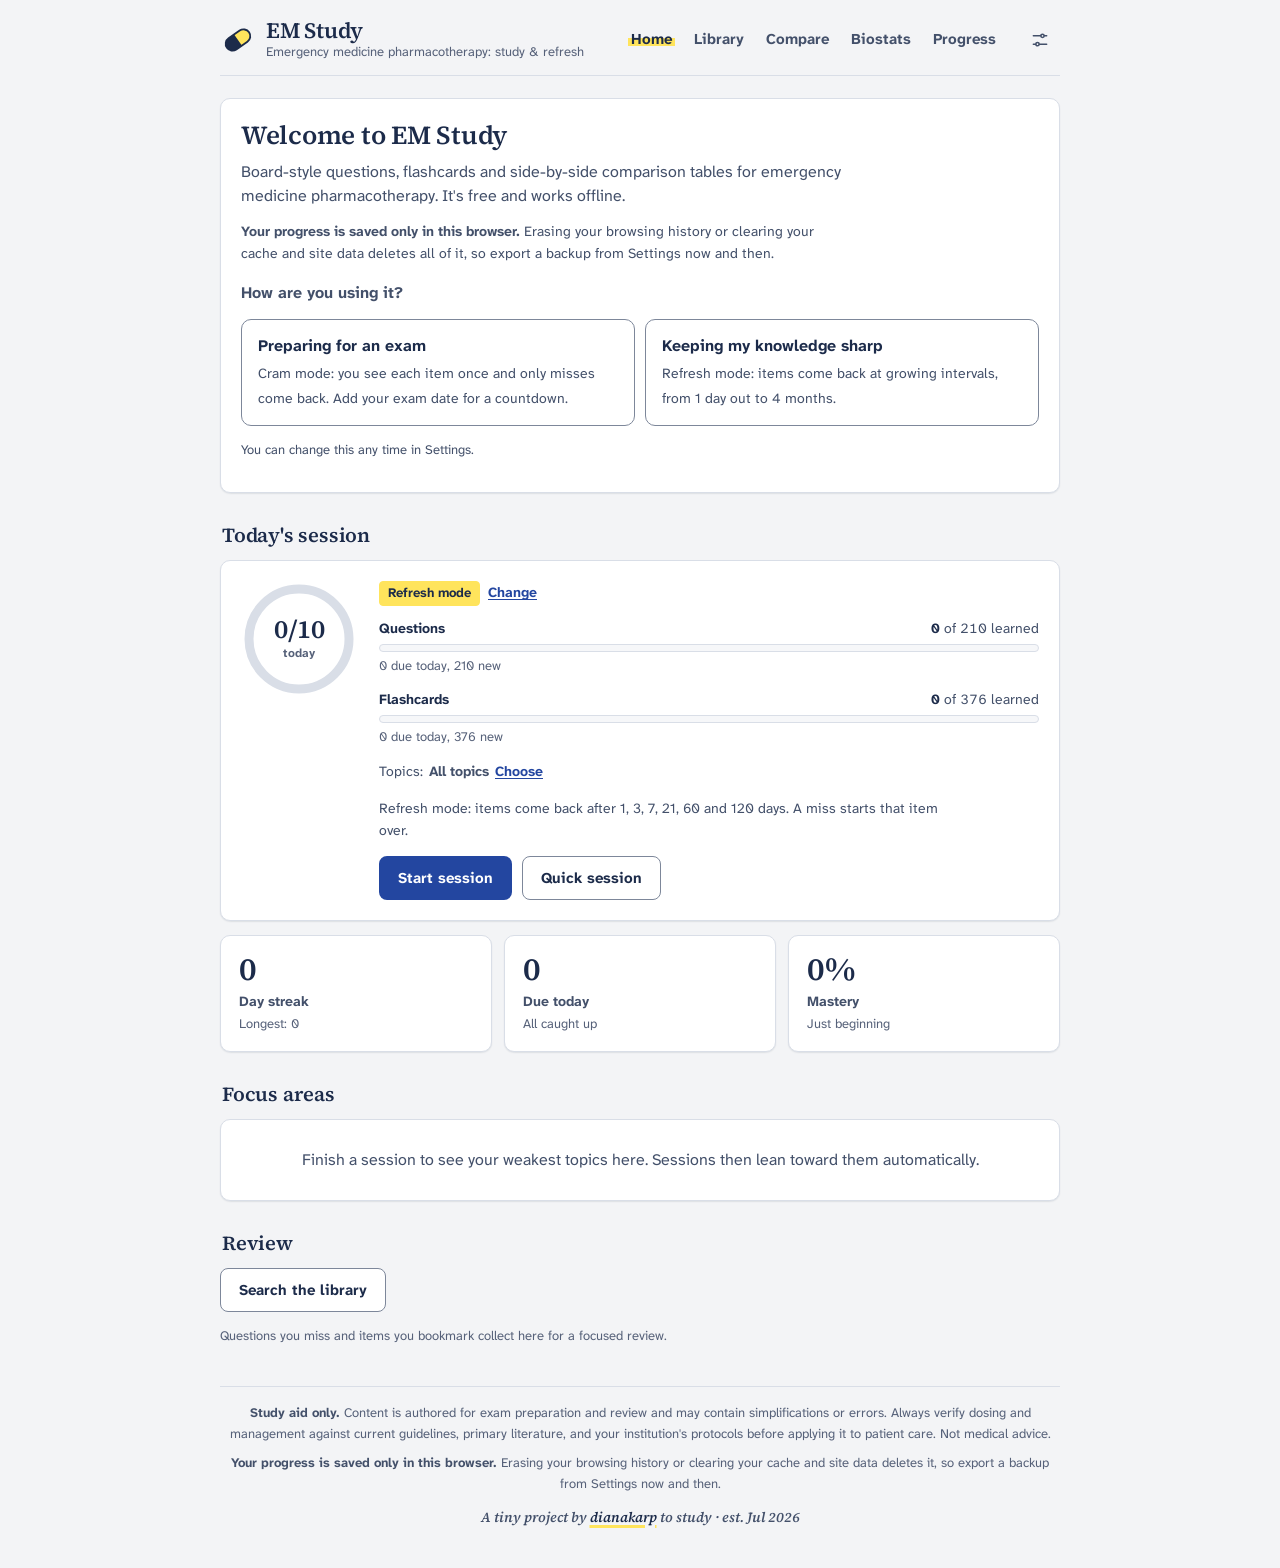
<file: index.html>
<!DOCTYPE html>
<html lang="en">
<head>
  <meta charset="UTF-8" />
  <meta name="viewport" content="width=device-width, initial-scale=1.0, viewport-fit=cover" />
  <title>EM Study: emergency medicine pharmacotherapy study &amp; refresh</title>
  <meta name="description" content="Free board-style questions, flashcards and side-by-side tables for emergency medicine pharmacotherapy, including BCEMP exam prep. Works offline; your progress stays in your browser." />

  <!-- link previews (Slack, Teams, iMessage, social) -->
  <meta property="og:type" content="website" />
  <meta property="og:site_name" content="EM Study" />
  <meta property="og:title" content="EM Study: emergency medicine pharmacotherapy" />
  <meta property="og:description" content="Board-style questions, flashcards and comparison tables for studying or refreshing EM pharmacotherapy. Free, offline, no account." />
  <meta property="og:url" content="https://dianakarp.github.io/emstudy/" />
  <meta property="og:image" content="https://dianakarp.github.io/emstudy/og-image.png" />
  <meta property="og:image:width" content="1200" />
  <meta property="og:image:height" content="630" />
  <meta property="og:image:alt" content="EM Study: a sample question card in navy ink with a yellow highlighter mark." />
  <meta name="twitter:card" content="summary_large_image" />

  <!-- PWA / installable + offline -->
  <link rel="manifest" href="manifest.json" />
  <meta name="theme-color" content="#F3F4F6" media="(prefers-color-scheme: light)" />
  <meta name="theme-color" content="#10151F" media="(prefers-color-scheme: dark)" />
  <link rel="icon" href="favicon.svg" type="image/svg+xml" />
  <link rel="apple-touch-icon" href="apple-touch-icon.png" />
  <meta name="apple-mobile-web-app-capable" content="yes" />
  <meta name="mobile-web-app-capable" content="yes" />
  <meta name="apple-mobile-web-app-status-bar-style" content="default" />
  <meta name="apple-mobile-web-app-title" content="EM Study" />

  <!-- apply a saved Light/Dark choice before first paint (System needs nothing) -->
  <script>
    try { var t = localStorage.getItem("emstudy_theme"); if (t === "light" || t === "dark") document.documentElement.setAttribute("data-theme", t); } catch (e) {}
  </script>
  <link rel="preload" href="fonts/atkinson-hyperlegible-next-latin-wght-normal.woff2" as="font" type="font/woff2" crossorigin />
  <link rel="preload" href="fonts/source-serif-4-latin-600-normal.woff2" as="font" type="font/woff2" crossorigin />
  <link rel="stylesheet" href="css/styles.css" />
</head>
<body>
  <div class="wrap">
    <header class="topbar">
      <div class="brand">
        <svg class="brand-mark" viewBox="0 0 48 48" aria-hidden="true">
          <g transform="rotate(-35 24 24)">
            <rect x="6" y="15" width="36" height="18" rx="9" fill="#FFE45C"/>
            <path class="ink" d="M15 15h9v18h-9a9 9 0 0 1 0-18z"/>
            <rect class="ink-stroke" x="6" y="15" width="36" height="18" rx="9" fill="none" stroke-width="2.5"/>
          </g>
        </svg>
        <div>
          <span class="brand-name">EM Study</span>
          <span class="brand-sub">Emergency medicine pharmacotherapy: study &amp; refresh</span>
        </div>
      </div>
      <nav class="nav" id="nav" aria-label="Main">
        <button data-view="dashboard" class="active" aria-current="page">
          <span class="nav-ico" aria-hidden="true"><svg viewBox="0 0 24 24" fill="none" stroke="currentColor" stroke-width="1.8" stroke-linejoin="round"><path d="M4 11.2 12 4.8l8 6.4V19a1 1 0 0 1-1 1h-4.6v-5.2H9.6V20H5a1 1 0 0 1-1-1z"/></svg></span>
          <span class="nav-label">Home</span>
        </button>
        <button data-view="library">
          <span class="nav-ico" aria-hidden="true"><svg viewBox="0 0 24 24" fill="none" stroke="currentColor" stroke-width="1.8" stroke-linejoin="round"><path d="M12 6.6C10.2 5.3 7.8 4.8 4 5v13.2c3.8-.2 6.2.3 8 1.6 1.8-1.3 4.2-1.8 8-1.6V5c-3.8-.2-6.2.3-8 1.6zM12 6.6v13.2"/></svg></span>
          <span class="nav-label">Library</span>
        </button>
        <button data-view="compare">
          <span class="nav-ico" aria-hidden="true"><svg viewBox="0 0 24 24" fill="none" stroke="currentColor" stroke-width="1.8" stroke-linejoin="round"><rect x="3.5" y="5" width="17" height="14" rx="1.5"/><path d="M12 5v14M3.5 10h17"/></svg></span>
          <span class="nav-label">Compare</span>
        </button>
        <button data-view="stats">
          <span class="nav-ico" aria-hidden="true"><svg viewBox="0 0 24 24" fill="none" stroke="currentColor" stroke-width="1.8" stroke-linecap="round" stroke-linejoin="round"><path d="M17.5 5h-11l5.8 7-5.8 7h11"/></svg></span>
          <span class="nav-label">Biostats</span>
        </button>
        <button data-view="progress">
          <span class="nav-ico" aria-hidden="true"><svg viewBox="0 0 24 24" fill="none" stroke="currentColor" stroke-width="1.8" stroke-linecap="round" stroke-linejoin="round"><path d="M4 18l5-6 4 3 7-8.5"/><path d="M15 6.5h5v5"/></svg></span>
          <span class="nav-label">Progress</span>
        </button>
      </nav>
      <button class="icon-btn" data-view="settings" aria-label="Settings" title="Settings">
        <svg viewBox="0 0 24 24" fill="none" stroke="currentColor" stroke-width="1.8" stroke-linecap="round" aria-hidden="true"><path d="M4 7h9M17 7h3M4 17h3M11 17h9"/><circle cx="15" cy="7" r="2"/><circle cx="9" cy="17" r="2"/></svg>
      </button>
    </header>

    <main id="app"><!-- rendered by ui.js --></main>

    <div class="disclaimer">
      <p><b>Study aid only.</b> Content is authored for exam preparation and review and may contain simplifications or errors.
      Always verify dosing and management against current guidelines, primary literature, and your institution's
      protocols before applying it to patient care. Not medical advice.</p>
      <p><b>Your progress is saved only in this browser.</b> Erasing your browsing history or clearing your cache and
      site data deletes it, so export a backup from Settings now and then.</p>
    </div>

    <footer class="site-footer">
      A tiny project by <a href="https://github.com/dianakarp">dianakarp</a> to study · est. Jul 2026
    </footer>
  </div>

  <!-- data (assign to window.*) -->
  <script src="data/domains.js"></script>
  <script src="data/empc24-questions.js"></script>
  <script src="data/added-questions.js"></script>
  <script src="data/biostats-questions.js"></script>
  <script src="data/flashcards.js"></script>
  <script src="data/quiz-flashcards.js"></script>
  <script src="data/comparisons.js"></script>
  <script src="data/comparisons-bp.js"></script>
  <script src="data/biostats.js"></script>
  <!-- logic -->
  <script src="js/state.js"></script>
  <script src="js/srs.js"></script>
  <script src="js/content.js"></script>
  <script src="js/analytics.js"></script>
  <script src="js/gamification.js"></script>
  <script src="js/session.js"></script>
  <script src="js/import.js"></script>
  <!-- ui + bootstrap -->
  <script src="js/ui.js"></script>
  <script src="js/library.js"></script>
  <script src="js/app.js"></script>

  <!-- register offline service worker (no-op on file://; active when hosted over http/https) -->
  <script>
    if ("serviceWorker" in navigator && location.protocol.indexOf("http") === 0) {
      window.addEventListener("load", function () {
        var hadController = !!navigator.serviceWorker.controller;
        navigator.serviceWorker.addEventListener("controllerchange", function () {
          if (hadController && window.App && App.UI) {
            App.UI.toast("A new version of EM Study is ready.", { action: "Reload", onAction: function () { location.reload(); }, sticky: true });
          }
        });
        navigator.serviceWorker.register("sw.js").catch(function (e) { console.warn("SW registration failed:", e); });
      });
    }
  </script>
</body>
</html>
</file>
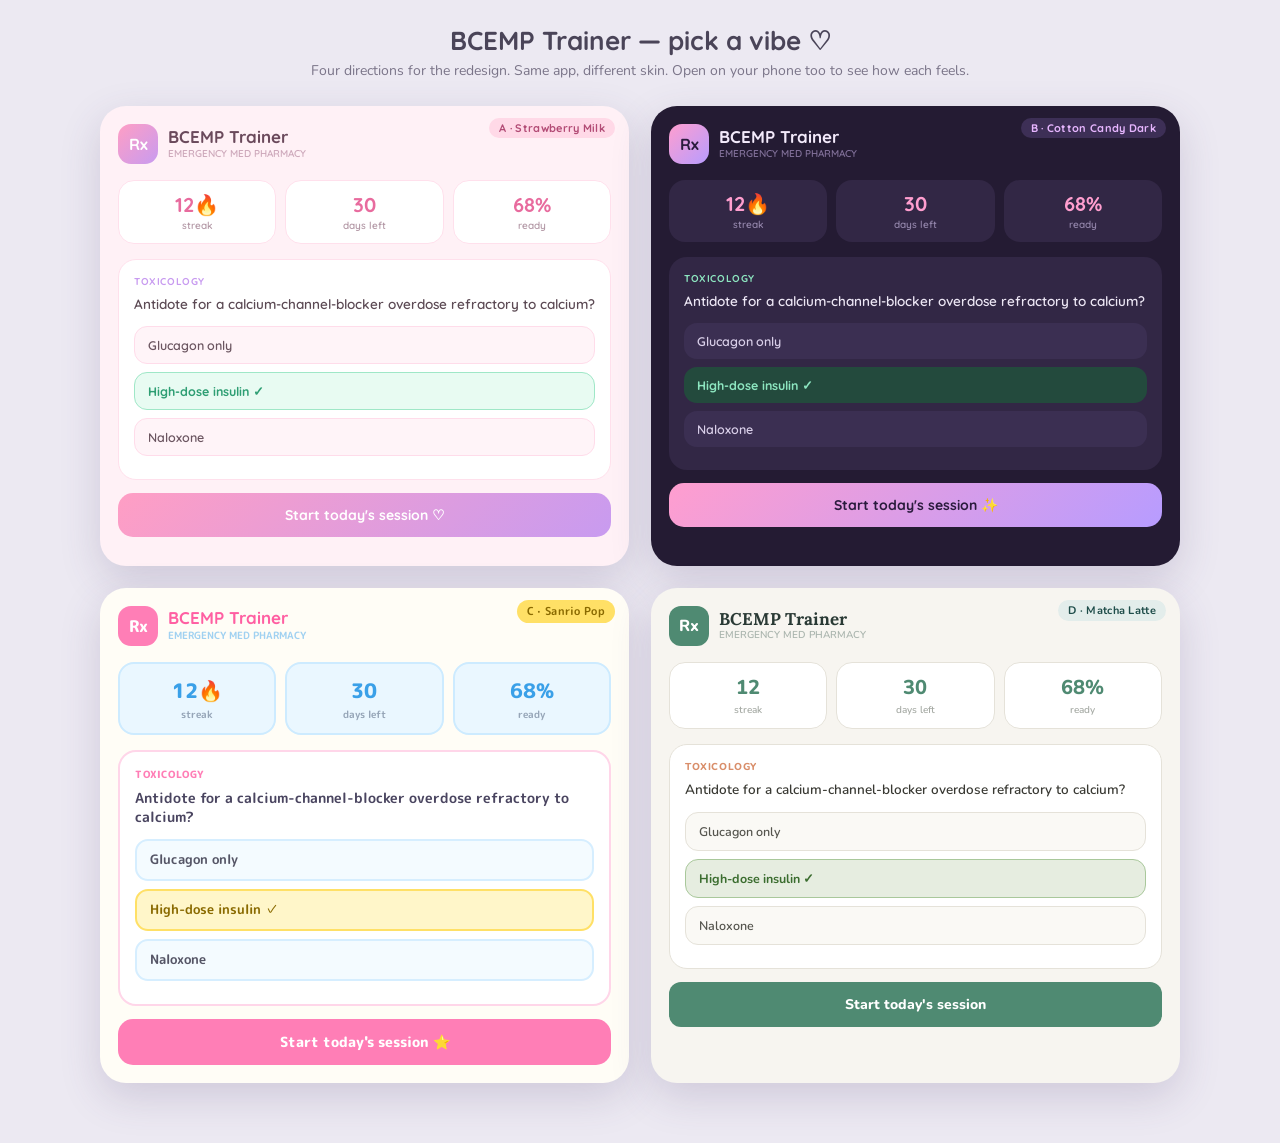
<file: theme-preview.html>
<!DOCTYPE html>
<html lang="en">
<head>
<meta charset="UTF-8" />
<meta name="viewport" content="width=device-width, initial-scale=1.0" />
<title>BCEMP Trainer — Theme Options</title>
<link rel="preconnect" href="https://fonts.googleapis.com">
<link rel="preconnect" href="https://fonts.gstatic.com" crossorigin>
<link href="https://fonts.googleapis.com/css2?family=Quicksand:wght@400;500;600;700&family=Nunito:wght@400;600;700;800&family=Lora:wght@500;600&family=M+PLUS+Rounded+1c:wght@400;500;700;800&family=Baloo+2:wght@400;600;700&display=swap" rel="stylesheet">
<style>
  * { box-sizing: border-box; margin: 0; padding: 0; }
  body { background: #ece9f2; font-family: 'Nunito', sans-serif; padding: 24px 16px 60px; color: #333; }
  .page { max-width: 1080px; margin: 0 auto; }
  .page > h1 { font-family: 'Quicksand', sans-serif; text-align: center; font-size: 26px; margin-bottom: 4px; color: #4a4458; }
  .page > p { text-align: center; color: #7a7488; margin-bottom: 26px; font-size: 14px; }
  .grid { display: grid; grid-template-columns: repeat(2, 1fr); gap: 22px; }
  @media (max-width: 760px) { .grid { grid-template-columns: 1fr; } }

  /* phone frame */
  .phone { border-radius: 26px; padding: 18px; overflow: hidden; position: relative; min-height: 460px; box-shadow: 0 14px 40px rgba(80,60,110,.18); }
  .label { position: absolute; top: 12px; right: 14px; font-size: 11px; font-weight: 700; padding: 3px 10px; border-radius: 999px; letter-spacing: .3px; }
  .bar { display: flex; align-items: center; gap: 10px; margin-bottom: 16px; }
  .logo { width: 40px; height: 40px; border-radius: 13px; display: grid; place-items: center; font-weight: 800; font-size: 16px; }
  .brand-t { font-family: 'Quicksand', sans-serif; font-weight: 700; font-size: 17px; line-height: 1.1; }
  .brand-s { font-size: 10px; opacity: .7; font-weight: 600; }
  .tiles { display: grid; grid-template-columns: 1fr 1fr 1fr; gap: 9px; margin-bottom: 15px; }
  .tile { border-radius: 16px; padding: 11px 6px; text-align: center; }
  .tile .n { font-size: 20px; font-weight: 800; }
  .tile .l { font-size: 10px; font-weight: 600; opacity: .75; margin-top: 2px; }
  .qcard { border-radius: 18px; padding: 15px; margin-bottom: 13px; }
  .qdom { font-size: 10px; font-weight: 800; letter-spacing: .6px; text-transform: uppercase; margin-bottom: 7px; }
  .qstem { font-size: 13.5px; font-weight: 600; margin-bottom: 12px; line-height: 1.4; }
  .opt { border-radius: 13px; padding: 10px 13px; font-size: 12.5px; font-weight: 600; margin-bottom: 8px; }
  .opt.correct { font-weight: 700; }
  .cta { display: block; width: 100%; text-align: center; border: none; border-radius: 15px; padding: 13px; font-size: 14px; font-weight: 800; font-family: inherit; cursor: pointer; }
  .mascot { font-size: 15px; }

  /* ============ A · Strawberry Milk (light kawaii) ============ */
  .t-a { background: #FFF1F6; font-family: 'Quicksand', sans-serif; }
  .t-a .label { background: #FFD9E7; color: #B24B75; }
  .t-a .logo { background: linear-gradient(135deg,#FF9EC4,#C89BF0); color: #fff; }
  .t-a .brand-t { color: #6b4a5c; } .t-a .brand-s { color: #b98aa2; }
  .t-a .tile { background: #fff; border: 1.5px solid #FFE0EC; }
  .t-a .tile .n { color: #E86B9E; } .t-a .tile .l { color: #9a7688; }
  .t-a .qcard { background: #fff; border: 1.5px solid #FFE0EC; }
  .t-a .qdom { color: #C89BF0; }
  .t-a .qstem { color: #5c4a54; }
  .t-a .opt { background: #FFF4F8; border: 1.5px solid #FFDCEA; color: #6b5560; }
  .t-a .opt.correct { background: #E8FBF2; border-color: #9FE7C7; color: #2e9e73; }
  .t-a .cta { background: linear-gradient(135deg,#FF9EC4,#C89BF0); color: #fff; }

  /* ============ B · Cotton Candy Dark (night kawaii) ============ */
  .t-b { background: #241B33; font-family: 'Quicksand', sans-serif; }
  .t-b .label { background: #3d2f56; color: #E7B6FF; }
  .t-b .logo { background: linear-gradient(135deg,#FF9ECF,#B79CFF); color: #2a1b3d; }
  .t-b .brand-t { color: #F3EAFB; } .t-b .brand-s { color: #a894c4; }
  .t-b .tile { background: #322745; }
  .t-b .tile .n { color: #FF9ECF; } .t-b .tile .l { color: #b3a4cc; }
  .t-b .qcard { background: #322745; }
  .t-b .qdom { color: #8DE6C0; }
  .t-b .qstem { color: #EDE7F5; }
  .t-b .opt { background: #3b2f52; color: #d9cfe9; }
  .t-b .opt.correct { background: #234a3d; color: #8DE6C0; }
  .t-b .cta { background: linear-gradient(135deg,#FF9ECF,#B79CFF); color: #2a1b3d; }

  /* ============ C · Sanrio Pop (bright & bubbly) ============ */
  .t-c { background: #FFFDF6; font-family: 'M PLUS Rounded 1c', sans-serif; }
  .t-c .label { background: #FFE066; color: #8a6a00; }
  .t-c .logo { background: #FF7EB6; color: #fff; }
  .t-c .brand-t { color: #ff5fa2; } .t-c .brand-s { color: #78bff0; }
  .t-c .tile { background: #EAF7FF; border: 2px solid #CDEBFF; }
  .t-c .tile .n { color: #3aa0e8; } .t-c .tile .l { color: #7a8aa0; }
  .t-c .qcard { background: #fff; border: 2px solid #FFD6E9; }
  .t-c .qdom { color: #FF7EB6; }
  .t-c .qstem { color: #4a4560; }
  .t-c .opt { background: #F4FBFF; border: 2px solid #D6EEFF; color: #556; }
  .t-c .opt.correct { background: #FFF6C9; border-color: #FFE066; color: #8a6a00; }
  .t-c .cta { background: #FF7EB6; color: #fff; }

  /* ============ D · Matcha Latte (cozy academic) ============ */
  .t-d { background: #F7F5F0; font-family: 'Nunito', sans-serif; }
  .t-d .label { background: #E3EDEB; color: #1F4D4A; }
  .t-d .logo { background: #4F8A72; color: #fff; border-radius: 12px; }
  .t-d .brand-t { font-family: 'Lora', serif; color: #2a3a35; } .t-d .brand-s { color: #8a9a92; }
  .t-d .tile { background: #fff; border: 1px solid #E5E2D9; }
  .t-d .tile .n { color: #4F8A72; } .t-d .tile .l { color: #8a9088; }
  .t-d .qcard { background: #fff; border: 1px solid #E5E2D9; }
  .t-d .qdom { color: #D98E6A; }
  .t-d .qstem { color: #3a3a34; }
  .t-d .opt { background: #FAF9F5; border: 1px solid #E5E2D9; color: #55554e; }
  .t-d .opt.correct { background: #E6EDE0; border-color: #A9C89B; color: #3b6d2f; }
  .t-d .cta { background: #4F8A72; color: #fff; border-radius: 12px; }
</style>
</head>
<body>
<div class="page">
  <h1>BCEMP Trainer — pick a vibe ♡</h1>
  <p>Four directions for the redesign. Same app, different skin. Open on your phone too to see how each feels.</p>
  <div class="grid">

    <div class="phone t-a">
      <div class="label">A · Strawberry Milk</div>
      <div class="bar"><div class="logo">Rx</div><div><div class="brand-t">BCEMP Trainer</div><div class="brand-s">EMERGENCY MED PHARMACY</div></div></div>
      <div class="tiles"><div class="tile"><div class="n">12🔥</div><div class="l">streak</div></div><div class="tile"><div class="n">30</div><div class="l">days left</div></div><div class="tile"><div class="n">68%</div><div class="l">ready</div></div></div>
      <div class="qcard"><div class="qdom">Toxicology</div><div class="qstem">Antidote for a calcium-channel-blocker overdose refractory to calcium?</div><div class="opt">Glucagon only</div><div class="opt correct">High-dose insulin ✓</div><div class="opt">Naloxone</div></div>
      <button class="cta">Start today's session ♡</button>
    </div>

    <div class="phone t-b">
      <div class="label">B · Cotton Candy Dark</div>
      <div class="bar"><div class="logo">Rx</div><div><div class="brand-t">BCEMP Trainer</div><div class="brand-s">EMERGENCY MED PHARMACY</div></div></div>
      <div class="tiles"><div class="tile"><div class="n">12🔥</div><div class="l">streak</div></div><div class="tile"><div class="n">30</div><div class="l">days left</div></div><div class="tile"><div class="n">68%</div><div class="l">ready</div></div></div>
      <div class="qcard"><div class="qdom">Toxicology</div><div class="qstem">Antidote for a calcium-channel-blocker overdose refractory to calcium?</div><div class="opt">Glucagon only</div><div class="opt correct">High-dose insulin ✓</div><div class="opt">Naloxone</div></div>
      <button class="cta">Start today's session ✨</button>
    </div>

    <div class="phone t-c">
      <div class="label">C · Sanrio Pop</div>
      <div class="bar"><div class="logo">Rx</div><div><div class="brand-t">BCEMP Trainer</div><div class="brand-s">EMERGENCY MED PHARMACY</div></div></div>
      <div class="tiles"><div class="tile"><div class="n">12🔥</div><div class="l">streak</div></div><div class="tile"><div class="n">30</div><div class="l">days left</div></div><div class="tile"><div class="n">68%</div><div class="l">ready</div></div></div>
      <div class="qcard"><div class="qdom">Toxicology</div><div class="qstem">Antidote for a calcium-channel-blocker overdose refractory to calcium?</div><div class="opt">Glucagon only</div><div class="opt correct">High-dose insulin ✓</div><div class="opt">Naloxone</div></div>
      <button class="cta">Start today's session ⭐</button>
    </div>

    <div class="phone t-d">
      <div class="label">D · Matcha Latte</div>
      <div class="bar"><div class="logo">Rx</div><div><div class="brand-t">BCEMP Trainer</div><div class="brand-s">EMERGENCY MED PHARMACY</div></div></div>
      <div class="tiles"><div class="tile"><div class="n">12</div><div class="l">streak</div></div><div class="tile"><div class="n">30</div><div class="l">days left</div></div><div class="tile"><div class="n">68%</div><div class="l">ready</div></div></div>
      <div class="qcard"><div class="qdom">Toxicology</div><div class="qstem">Antidote for a calcium-channel-blocker overdose refractory to calcium?</div><div class="opt">Glucagon only</div><div class="opt correct">High-dose insulin ✓</div><div class="opt">Naloxone</div></div>
      <button class="cta">Start today's session</button>
    </div>

  </div>
</div>
</body>
</html>
</file>
<file: css/styles.css>
/* EM Study — "ink & highlighter" theme.
 * Navy ink on white paper, one highlighter-yellow mark for what's active or key.
 * Every text/background pair below meets WCAG AA (4.5:1) in light and dark. */

/* ---------- fonts (self-hosted, cached offline by sw.js) ---------- */
@font-face { font-family: "Atkinson Hyperlegible Next"; src: url("../fonts/atkinson-hyperlegible-next-latin-wght-normal.woff2") format("woff2"); font-weight: 200 800; font-style: normal; font-display: swap; }
@font-face { font-family: "Atkinson Hyperlegible Next"; src: url("../fonts/atkinson-hyperlegible-next-latin-wght-italic.woff2") format("woff2"); font-weight: 200 800; font-style: italic; font-display: swap; }
@font-face { font-family: "Atkinson Hyperlegible Mono"; src: url("../fonts/atkinson-hyperlegible-mono-latin-400-normal.woff2") format("woff2"); font-weight: 400; font-style: normal; font-display: swap; }
@font-face { font-family: "Atkinson Hyperlegible Mono"; src: url("../fonts/atkinson-hyperlegible-mono-latin-600-normal.woff2") format("woff2"); font-weight: 600; font-style: normal; font-display: swap; }
@font-face { font-family: "Source Serif 4"; src: url("../fonts/source-serif-4-latin-600-normal.woff2") format("woff2"); font-weight: 600; font-style: normal; font-display: swap; }
@font-face { font-family: "Source Serif 4"; src: url("../fonts/source-serif-4-latin-600-italic.woff2") format("woff2"); font-weight: 600; font-style: italic; font-display: swap; }

/* ---------- tokens ---------- */
:root {
  color-scheme: light;
  --bg: #F3F4F6;
  --surface: #FFFFFF;
  --surface-2: #F6F7F9;
  --border: #D9DEE7;
  --border-strong: #7D879A;
  --ink: #1C2B4A;
  --ink-2: #43506A;
  --ink-3: #566179;
  --pen: #2346A0;
  --pen-hover: #1A367F;
  --on-pen: #FFFFFF;
  --mark: #FFE45C;
  --mark-soft: #FFF2A8;
  --on-mark: #1C2B4A;
  --right: #1B7346;
  --right-bg: #E5F3EA;
  --wrong: #B3261E;
  --wrong-bg: #FBE9E7;
  --amber: #8A5300;
  --amber-fill: #E3A008;
  --heat-1: #D6DEF2; --heat-2: #A9BBE6; --heat-3: #6F8BD3; --heat-4: #2346A0;
  --shadow: 0 1px 2px rgba(28, 43, 74, .06), 0 1px 1px rgba(28, 43, 74, .04);
  --shadow-lift: 0 10px 30px rgba(28, 43, 74, .18);
  --radius: 10px;
  --radius-sm: 6px;
  --font-text: "Atkinson Hyperlegible Next", "Atkinson Hyperlegible", system-ui, -apple-system, "Segoe UI", Roboto, sans-serif;
  --font-head: "Source Serif 4", "Source Serif Pro", Georgia, "Times New Roman", serif;
  --font-mono: "Atkinson Hyperlegible Mono", ui-monospace, SFMono-Regular, Menlo, Consolas, monospace;
}

/* dark: follows the system unless the reader picked Light in Settings */
@media (prefers-color-scheme: dark) {
  :root:not([data-theme="light"]) {
    color-scheme: dark;
    --bg: #10151F; --surface: #171E2B; --surface-2: #1D2534;
    --border: #2C374A; --border-strong: #6C7A93;
    --ink: #E9EDF5; --ink-2: #C3CBDA; --ink-3: #A3AEC2;
    --pen: #A3BCFF; --pen-hover: #C2D3FF; --on-pen: #0F1A33;
    --mark: #F5D547; --mark-soft: #3A3518; --on-mark: #1C2B4A;
    --right: #74D6A0; --right-bg: #16302A;
    --wrong: #FF9389; --wrong-bg: #3A1E22;
    --amber: #F2B65A; --amber-fill: #D99A2B;
    --heat-1: #23314F; --heat-2: #314A80; --heat-3: #4D6FC0; --heat-4: #A3BCFF;
    --shadow: none;
    --shadow-lift: 0 10px 30px rgba(0, 0, 0, .5);
  }
}
:root[data-theme="dark"] {
  color-scheme: dark;
  --bg: #10151F; --surface: #171E2B; --surface-2: #1D2534;
  --border: #2C374A; --border-strong: #6C7A93;
  --ink: #E9EDF5; --ink-2: #C3CBDA; --ink-3: #A3AEC2;
  --pen: #A3BCFF; --pen-hover: #C2D3FF; --on-pen: #0F1A33;
  --mark: #F5D547; --mark-soft: #3A3518; --on-mark: #1C2B4A;
  --right: #74D6A0; --right-bg: #16302A;
  --wrong: #FF9389; --wrong-bg: #3A1E22;
  --amber: #F2B65A; --amber-fill: #D99A2B;
  --heat-1: #23314F; --heat-2: #314A80; --heat-3: #4D6FC0; --heat-4: #A3BCFF;
  --shadow: none;
  --shadow-lift: 0 10px 30px rgba(0, 0, 0, .5);
}

/* ---------- base ---------- */
* { box-sizing: border-box; }
[hidden] { display: none !important; }
html { -webkit-text-size-adjust: 100%; }
body {
  margin: 0;
  background: var(--bg);
  color: var(--ink);
  font-family: var(--font-text);
  font-size: 16px;
  line-height: 1.55;
  min-height: 100vh;
  -webkit-font-smoothing: antialiased;
}
a { color: var(--pen); text-underline-offset: 2px; }
a:hover { color: var(--pen-hover); }
button, input, select, textarea { font: inherit; color: inherit; }
:focus-visible { outline: 3px solid var(--pen); outline-offset: 2px; border-radius: 4px; }
.sr-only { position: absolute; width: 1px; height: 1px; padding: 0; margin: -1px; overflow: hidden; clip: rect(0 0 0 0); white-space: nowrap; border: 0; }
code, kbd { font-family: var(--font-mono); font-size: .9em; }
code { overflow-wrap: anywhere; }
kbd { display: inline-block; min-width: 1.6em; padding: 0 .4em; border: 1px solid var(--border-strong); border-bottom-width: 2px; border-radius: 4px; background: var(--surface); color: var(--ink-2); font-size: 12px; line-height: 1.5; text-align: center; }

.wrap { max-width: 880px; margin: 0 auto; padding: 18px 20px 40px; }

/* the highlighter: used for the one thing that's active or key */
.hl {
  background-image: linear-gradient(transparent 0 40%, var(--mark) 40% 92%, transparent 92%);
  -webkit-box-decoration-break: clone; box-decoration-break: clone;
  padding: 0 .18em; margin: 0 -.18em;
  color: var(--ink);
}
@media (prefers-color-scheme: dark) { :root:not([data-theme="light"]) .hl { background: var(--mark); color: var(--on-mark); border-radius: 3px; } }
:root[data-theme="dark"] .hl { background: var(--mark); color: var(--on-mark); border-radius: 3px; }

/* ---------- top bar ---------- */
.topbar { display: flex; align-items: center; gap: 14px; margin-bottom: 22px; padding-bottom: 14px; border-bottom: 1px solid var(--border); }
.brand { display: flex; align-items: center; gap: 10px; margin-right: auto; min-width: 0; }
.brand-mark { width: 36px; height: 36px; flex: 0 0 auto; display: block; }
.brand-mark .ink { fill: var(--ink); }
.brand-mark .ink-stroke { stroke: var(--ink); }
.brand-name { display: block; font-family: var(--font-head); font-weight: 600; font-size: 22px; line-height: 1.1; letter-spacing: -.01em; }
.brand-sub { display: block; color: var(--ink-3); font-size: 13px; line-height: 1.3; margin-top: 2px; }

.nav { display: flex; gap: 2px; }
.nav button {
  background: none; border: 0; border-radius: var(--radius-sm);
  color: var(--ink-2); font-weight: 700; font-size: 15px; line-height: 1;
  padding: 10px 10px; cursor: pointer; display: flex; align-items: center; gap: 6px;
}
.nav button:hover { color: var(--ink); background: var(--surface-2); }
.nav .nav-ico { display: none; }
.nav button.active { color: var(--ink); }
.nav button.active .nav-label {
  background-image: linear-gradient(transparent 0 40%, var(--mark) 40% 92%, transparent 92%);
  padding: 0 .18em; margin: 0 -.18em;
}
@media (prefers-color-scheme: dark) { :root:not([data-theme="light"]) .nav button.active .nav-label { background: var(--mark); color: var(--on-mark); border-radius: 3px; } }
:root[data-theme="dark"] .nav button.active .nav-label { background: var(--mark); color: var(--on-mark); border-radius: 3px; }

.icon-btn {
  width: 40px; height: 40px; flex: 0 0 auto; display: grid; place-items: center;
  background: none; border: 1px solid transparent; border-radius: var(--radius-sm);
  color: var(--ink-2); cursor: pointer;
}
.icon-btn:hover { color: var(--ink); background: var(--surface-2); }
.icon-btn.active { color: var(--on-mark); background: var(--mark); }
.icon-btn svg, .nav svg { width: 20px; height: 20px; display: block; }

/* phones: the main nav becomes a bottom tab bar (no sideways scrolling) */
@media (max-width: 720px) {
  .wrap { padding: 14px 16px calc(96px + env(safe-area-inset-bottom)); }
  .topbar { margin-bottom: 18px; padding-bottom: 12px; }
  .brand-name { font-size: 20px; }
  .brand-sub { font-size: 12px; }
  .nav {
    position: fixed; z-index: 40; left: 0; right: 0; bottom: 0;
    display: grid; grid-template-columns: repeat(5, 1fr); gap: 0;
    background: var(--surface); border-top: 1px solid var(--border);
    padding: 6px 4px calc(6px + env(safe-area-inset-bottom));
  }
  .nav button { flex-direction: column; gap: 4px; font-size: 12px; padding: 4px 2px 6px; min-height: 54px; justify-content: center; }
  .nav button:hover { background: none; }
  .nav .nav-ico { display: block; padding: 3px 14px; border-radius: 999px; }
  .nav button.active .nav-ico { background: var(--mark); color: var(--on-mark); }
  .nav button.active .nav-label,
  :root[data-theme="dark"] .nav button.active .nav-label { background: none; color: var(--ink); padding: 0; margin: 0; }
}
@media (max-width: 720px) and (prefers-color-scheme: dark) {
  :root:not([data-theme="light"]) .nav button.active .nav-label { background: none; color: var(--ink); padding: 0; margin: 0; }
}

/* ---------- type ---------- */
h1, h2, h3 { font-family: var(--font-head); font-weight: 600; letter-spacing: -.01em; line-height: 1.25; margin: 0; }
.page-title { font-size: 28px; margin: 4px 2px 6px; }
.section-title { font-size: 20px; margin: 30px 2px 12px; }
.section-title:first-child { margin-top: 4px; }
.lede { color: var(--ink-2); margin: 0 2px 18px; max-width: 68ch; }
.muted { color: var(--ink-3); }
.small { font-size: 14px; }
.tiny { font-size: 13px; }
p { margin: 0 0 12px; }

/* ---------- cards & layout ---------- */
.card { background: var(--surface); border: 1px solid var(--border); border-radius: var(--radius); padding: 20px; box-shadow: var(--shadow); }
.card + .card { margin-top: 12px; }
.grid { display: grid; gap: 12px; }
.grid > .card + .card { margin-top: 0; }
.grid.cols-3 { grid-template-columns: repeat(3, 1fr); }
.grid.cols-2 { grid-template-columns: repeat(2, 1fr); }
@media (max-width: 620px) { .grid.cols-3 { grid-template-columns: 1fr 1fr; } .grid.cols-3 > :first-child { grid-column: 1 / -1; } .grid.cols-2 { grid-template-columns: 1fr; } }
.row { display: flex; align-items: center; gap: 12px; flex-wrap: wrap; }
.spread { display: flex; align-items: baseline; justify-content: space-between; gap: 12px; flex-wrap: wrap; }
.mt { margin-top: 14px; } .mb { margin-bottom: 14px; } .center { text-align: center; }

/* ---------- greeting ---------- */
.greet { margin: 2px 2px 16px; }
.greet h1 { font-size: 28px; }
.greet .greet-meta { color: var(--ink-3); font-size: 14px; margin-top: 4px; display: flex; flex-wrap: wrap; gap: 2px 16px; }
.choose-label { font-weight: 700; margin: 16px 0 0; }
.file-proxy:focus-visible + label { outline: 3px solid var(--pen); outline-offset: 2px; }

/* ---------- tiles ---------- */
.tile { padding: 16px 18px; }
.tile .big { font-family: var(--font-head); font-weight: 600; font-size: 32px; line-height: 1.1; font-variant-numeric: lining-nums tabular-nums; }
.tile .lbl { color: var(--ink-2); font-size: 14px; font-weight: 700; margin-top: 4px; }
.tile .sub { color: var(--ink-3); font-size: 13px; margin-top: 2px; }

/* ---------- ring ---------- */
.ring-wrap { position: relative; width: 116px; height: 116px; flex: 0 0 auto; }
.ring-wrap svg { display: block; }
.ring-wrap .ring-track { stroke: var(--border); }
.ring-wrap .ring-fill { stroke: var(--pen); transition: stroke-dashoffset .5s ease; }
.ring-wrap .center { position: absolute; inset: 0; display: grid; place-content: center; text-align: center; }
.ring-wrap .center .lv { font-family: var(--font-head); font-weight: 600; font-size: 26px; line-height: 1.1; font-variant-numeric: tabular-nums; }
.ring-wrap .center .lvl { font-size: 12px; color: var(--ink-3); font-weight: 700; }

/* ---------- today card ---------- */
.today { display: flex; gap: 22px; align-items: flex-start; flex-wrap: wrap; }
.today-main { flex: 1; min-width: 240px; }
.mode-line { display: flex; align-items: center; gap: 8px; flex-wrap: wrap; margin-bottom: 12px; font-size: 14px; color: var(--ink-2); }
.tag { display: inline-block; font-size: 13px; font-weight: 700; color: var(--ink); background: var(--surface-2); border: 1px solid var(--border); border-radius: 4px; padding: 1px 8px; line-height: 1.6; }
.tag.mark { background: var(--mark); border-color: var(--mark); color: var(--on-mark); }
.link-btn { background: none; border: 0; padding: 0; color: var(--pen); font-weight: 700; cursor: pointer; text-decoration: underline; text-underline-offset: 2px; font-size: inherit; }
.link-btn:hover { color: var(--pen-hover); }
.explain { color: var(--ink-2); font-size: 14px; margin: 10px 0 14px; max-width: 64ch; }

/* burn-down bars */
.bd { margin-bottom: 12px; }
.bd-top { display: flex; justify-content: space-between; align-items: baseline; gap: 8px; margin-bottom: 5px; }
.bd-l { font-size: 14px; font-weight: 700; }
.bd-n { font-size: 14px; color: var(--ink-2); font-variant-numeric: tabular-nums; }
.bd-n b { color: var(--ink); }
.bd-track { height: 8px; background: var(--surface-2); border: 1px solid var(--border); border-radius: 4px; overflow: hidden; display: flex; }
.bd-track > span { display: block; height: 100%; }
.bd-c { background: var(--pen); }
.bd-r { background: var(--amber-fill); }
.bd-key { font-size: 13px; color: var(--ink-3); margin-top: 4px; }

/* topic picker */
.topics { margin: 4px 0 14px; }
.topics summary { cursor: pointer; font-size: 14px; color: var(--ink-2); list-style: none; display: inline-flex; gap: 6px; align-items: center; }
.topics summary::-webkit-details-marker { display: none; }
.topics summary .link-btn { pointer-events: none; }
.topics[open] summary { margin-bottom: 10px; }
.chips { display: flex; flex-wrap: wrap; gap: 6px; }
.chip {
  background: var(--surface); border: 1px solid var(--border-strong); color: var(--ink-2);
  padding: 6px 11px; border-radius: 999px; font-size: 14px; font-weight: 700; cursor: pointer; line-height: 1.2;
}
.chip:hover { color: var(--ink); border-color: var(--ink); }
.chip[aria-pressed="true"], .chip.on { background: var(--mark); border-color: var(--mark); color: var(--on-mark); }
.chip .count { font-weight: 400; color: inherit; opacity: .85; }

/* ---------- buttons ---------- */
.btn {
  display: inline-flex; align-items: center; justify-content: center; gap: 8px;
  border: 1px solid transparent; border-radius: 8px; min-height: 44px;
  padding: 10px 18px; font-size: 15px; font-weight: 700; line-height: 1.2;
  cursor: pointer; text-decoration: none; transition: background-color .15s, border-color .15s, color .15s;
}
.btn-primary { background: var(--pen); color: var(--on-pen); }
.btn-primary:hover { background: var(--pen-hover); color: var(--on-pen); }
.btn-ghost { background: var(--surface); color: var(--ink); border-color: var(--border-strong); }
.btn-ghost:hover { border-color: var(--ink); color: var(--ink); }
.btn-danger { background: var(--surface); color: var(--wrong); border-color: var(--wrong); }
.btn-danger:hover { background: var(--wrong-bg); }
.btn-danger.solid { background: var(--wrong); color: var(--surface); }
.btn-sm { min-height: 34px; padding: 6px 12px; font-size: 14px; }
.btn-row { display: flex; gap: 10px; flex-wrap: wrap; align-items: center; }
.btn:disabled { opacity: .55; cursor: not-allowed; }
.btn svg { width: 18px; height: 18px; }

/* ---------- welcome (first visit) ---------- */
.welcome h1 { font-size: 26px; margin-bottom: 8px; }
.welcome p { color: var(--ink-2); max-width: 64ch; }
.choice-row { display: grid; grid-template-columns: 1fr 1fr; gap: 10px; margin-top: 14px; }
@media (max-width: 560px) { .choice-row { grid-template-columns: 1fr; } }
.choice {
  text-align: left; background: var(--surface); border: 1px solid var(--border-strong); border-radius: var(--radius);
  padding: 14px 16px; cursor: pointer; color: var(--ink);
}
.choice:hover { border-color: var(--ink); }
.choice[aria-pressed="true"] { border-color: var(--ink); box-shadow: inset 4px 0 0 var(--mark); }
.choice b { display: block; font-size: 16px; margin-bottom: 2px; }
.choice span { color: var(--ink-2); font-size: 14px; }
.welcome .exam-row { display: flex; gap: 10px; align-items: flex-end; flex-wrap: wrap; margin-top: 14px; }
.welcome .exam-row .field { margin: 0; flex: 1; min-width: 200px; }

/* ---------- topic rows / mastery ---------- */
.dom-row { display: flex; align-items: center; gap: 12px; padding: 8px 0; border-top: 1px solid var(--border); }
.dom-row:first-child { border-top: 0; }
.dom-row .name { flex: 0 0 38%; font-size: 15px; font-weight: 700; min-width: 0; }
.dom-row .name small { display: block; font-weight: 400; color: var(--ink-3); font-size: 13px; }
.dom-row .track { flex: 1; height: 8px; background: var(--surface-2); border: 1px solid var(--border); border-radius: 4px; overflow: hidden; min-width: 60px; }
.dom-row .track > span { display: block; height: 100%; }
.dom-row .pct { flex: 0 0 82px; text-align: right; font-size: 14px; color: var(--ink-2); font-variant-numeric: tabular-nums; }
.dom-row .btn-sm { flex: 0 0 auto; }
@media (max-width: 560px) {
  .dom-row { flex-wrap: wrap; row-gap: 6px; }
  .dom-row .name { flex: 1 1 100%; }
  .dom-row .pct { flex: 0 0 auto; }
}
.bar-good { background: var(--right); } .bar-mid { background: var(--amber-fill); } .bar-bad { background: var(--wrong); } .bar-none { background: var(--border); }

/* ---------- heatmap ---------- */
.heat { display: grid; grid-template-columns: repeat(15, 1fr); gap: 5px; max-width: 520px; }
.heat .cell { aspect-ratio: 1; border-radius: 3px; background: var(--surface-2); border: 1px solid var(--border); }
.heat .l1 { background: var(--heat-1); border-color: transparent; } .heat .l2 { background: var(--heat-2); border-color: transparent; }
.heat .l3 { background: var(--heat-3); border-color: transparent; } .heat .l4 { background: var(--heat-4); border-color: transparent; }
.heat .today { outline: 2px solid var(--mark); outline-offset: 1px; }

/* ---------- badges (seals, no emoji) ---------- */
.badges { display: grid; grid-template-columns: repeat(auto-fill, minmax(230px, 1fr)); gap: 10px; }
.badge { display: flex; align-items: center; gap: 12px; background: var(--surface); border: 1px solid var(--border); border-radius: var(--radius); padding: 10px 12px; }
.seal {
  flex: 0 0 auto; width: 44px; height: 44px; border-radius: 50%;
  display: grid; place-items: center; text-align: center;
  font-family: var(--font-head); font-weight: 600; font-size: 13px; line-height: 1;
  background: var(--mark); color: var(--on-mark); border: 2px solid var(--ink);
}
.badge .bn { font-weight: 700; display: block; }
.badge .bd { color: var(--ink-3); font-size: 13px; display: block; }
.badge.locked .seal { background: var(--surface-2); color: var(--ink-3); border: 2px dashed var(--border-strong); }
.badge.locked .bn { color: var(--ink-2); }

/* ---------- session ---------- */
.session-head { display: flex; align-items: center; justify-content: space-between; gap: 10px; margin-bottom: 10px; }
.session-head .where { font-size: 14px; font-weight: 700; color: var(--ink-2); font-variant-numeric: tabular-nums; }
.prog { height: 4px; background: var(--border); border-radius: 2px; overflow: hidden; margin-bottom: 16px; }
.prog > span { display: block; height: 100%; background: var(--pen); transition: width .3s; }

.q-top { display: flex; align-items: flex-start; justify-content: space-between; gap: 10px; margin-bottom: 8px; }
.q-domain { font-size: 14px; font-weight: 700; color: var(--ink-2); }
.q-stem { font-size: 19px; line-height: 1.55; font-weight: 400; margin: 0 0 18px; max-width: 68ch; }
.q-stem strong { font-weight: 700; }

.opts { display: grid; gap: 8px; margin-bottom: 4px; }
.opt {
  display: flex; align-items: flex-start; gap: 12px; width: 100%; text-align: left;
  background: var(--surface); color: var(--ink);
  border: 1px solid var(--border-strong); border-left-width: 4px; border-radius: 8px;
  padding: 12px 14px; cursor: pointer; font-size: 16px; line-height: 1.45;
}
.opt:hover:not(:disabled) { border-color: var(--ink); }
.opt:disabled { cursor: default; }
.opt .opt-key {
  flex: 0 0 auto; width: 26px; height: 26px; display: grid; place-items: center;
  border: 1px solid var(--border-strong); border-radius: 4px;
  font-family: var(--font-mono); font-size: 14px; font-weight: 600; color: var(--ink-2); margin-top: -1px;
}
.opt .opt-text { flex: 1; }
.opt .opt-mark { flex: 0 0 auto; font-size: 14px; font-weight: 700; white-space: nowrap; }
.opt.correct { border-color: var(--right); background: var(--right-bg); }
.opt.correct .opt-key { border-color: var(--right); color: var(--right); }
.opt.correct .opt-mark { color: var(--right); }
.opt.wrong { border-color: var(--wrong); background: var(--wrong-bg); }
.opt.wrong .opt-key { border-color: var(--wrong); color: var(--wrong); }
.opt.wrong .opt-mark { color: var(--wrong); }
.opt.dim { opacity: .7; }

.rationale { background: var(--surface-2); border: 1px solid var(--border); border-radius: 8px; padding: 14px 16px; margin: 14px 0 16px; font-size: 16px; color: var(--ink); }
.verdict { font-weight: 700; }
.verdict.ok { color: var(--right); } .verdict.no { color: var(--wrong); }
.meta-row { display: flex; flex-wrap: wrap; gap: 4px 16px; align-items: center; margin-top: 10px; font-size: 13px; color: var(--ink-3); }
.meta-row a { color: var(--ink-2); }
.meta-row a:hover { color: var(--pen); }
.xp-line { font-size: 13px; color: var(--ink-3); margin-top: 6px; }
.next-row { display: flex; align-items: center; gap: 14px; flex-wrap: wrap; }
.kbd-hint { font-size: 13px; color: var(--ink-3); display: none; }
@media (hover: hover) and (pointer: fine) { .kbd-hint { display: block; } }

.bm-btn {
  display: inline-flex; align-items: center; gap: 6px; flex: 0 0 auto;
  background: none; border: 1px solid transparent; border-radius: 6px;
  color: var(--ink-2); font-size: 14px; font-weight: 700; padding: 4px 8px; cursor: pointer;
}
.bm-btn:hover { color: var(--ink); border-color: var(--border); }
.bm-btn svg { width: 18px; height: 18px; }
.bm-btn[aria-pressed="true"] { color: var(--on-mark); background: var(--mark); }
.bm-btn[aria-pressed="true"] svg path { fill: currentColor; }

/* flashcard */
.flash { text-align: center; }
.flash .q-top { text-align: left; }
.flash .front { font-size: 22px; font-weight: 700; line-height: 1.4; margin: 18px auto 22px; max-width: 40ch; }
.flash .back { font-size: 17px; color: var(--ink); background: var(--surface-2); border: 1px solid var(--border); border-radius: 8px; padding: 16px; margin: 0 auto 14px; text-align: left; max-width: 68ch; }
.flash .meta-row { justify-content: center; margin: 0 0 16px; }
.rate-prompt { color: var(--ink-2); font-size: 14px; margin-bottom: 10px; }
.rate-row { display: grid; grid-template-columns: repeat(4, 1fr); gap: 8px; max-width: 560px; margin: 0 auto; }
.rate {
  border: 1px solid var(--border-strong); border-top-width: 4px; background: var(--surface); color: var(--ink);
  border-radius: 8px; padding: 10px 6px; cursor: pointer; font-weight: 700; font-size: 15px; min-height: 56px;
}
.rate small { display: block; font-weight: 400; color: var(--ink-3); font-size: 12.5px; margin-top: 2px; }
.rate.again { border-top-color: var(--wrong); } .rate.hard { border-top-color: var(--amber-fill); }
.rate.good { border-top-color: var(--pen); } .rate.easy { border-top-color: var(--right); }
.rate:hover { border-color: var(--ink); }
.flash .kbd-hint { margin-top: 12px; }

/* ---------- summary ---------- */
.summary-hero { text-align: center; padding: 26px 20px; }
.summary-hero h1 { font-size: 22px; color: var(--ink-2); }
.summary-hero .score { font-family: var(--font-head); font-weight: 600; font-size: 56px; line-height: 1.1; margin: 6px 0 4px; font-variant-numeric: lining-nums; }
.summary-hero .score-sub { color: var(--ink-2); }
.facts { list-style: none; margin: 12px 0 0; padding: 0; border: 1px solid var(--border); border-radius: var(--radius); background: var(--surface); }
.facts li { display: flex; gap: 12px; align-items: baseline; padding: 12px 16px; border-top: 1px solid var(--border); }
.facts li:first-child { border-top: 0; }
.facts .k { flex: 0 0 120px; color: var(--ink-3); font-size: 14px; font-weight: 700; }
.facts .v { flex: 1; }
.facts .v small { display: block; color: var(--ink-3); font-size: 13px; }
@media (max-width: 480px) { .facts li { flex-direction: column; gap: 2px; } .facts .k { flex: none; } }

/* ---------- forms ---------- */
.field { margin-bottom: 16px; }
.field label, .field .label { display: block; font-size: 14px; font-weight: 700; margin-bottom: 6px; color: var(--ink); }
.field input[type="text"], .field input[type="date"], .field input[type="number"], .field input[type="search"], .field select {
  width: 100%; background: var(--surface); border: 1px solid var(--border-strong); border-radius: 8px;
  padding: 10px 12px; color: var(--ink); font-size: 16px; min-height: 44px;
}
.field input[type="file"] { max-width: 100%; font-size: 14px; }
.hint { font-size: 13px; color: var(--ink-3); margin-top: 6px; }
.radios { display: grid; gap: 8px; }
.radio { display: flex; gap: 10px; align-items: flex-start; padding: 12px 14px; border: 1px solid var(--border-strong); border-radius: 8px; cursor: pointer; background: var(--surface); }
.radio:hover { border-color: var(--ink); }
.radio input { margin-top: 4px; accent-color: var(--pen); width: 18px; height: 18px; flex: 0 0 auto; }
.radio b { display: block; }
.radio span { color: var(--ink-2); font-size: 14px; }
.radio:has(input:checked) { border-color: var(--ink); box-shadow: inset 4px 0 0 var(--mark); }
.notice { border-radius: 8px; padding: 12px 14px; font-size: 14px; margin: 10px 0; }
.notice.ok { background: var(--right-bg); border: 1px solid var(--right); color: var(--ink); }
.notice.err { background: var(--wrong-bg); border: 1px solid var(--wrong); color: var(--ink); white-space: pre-wrap; }
.kbd-table { width: 100%; border-collapse: collapse; font-size: 14px; }
.kbd-table td { padding: 6px 0; border-top: 1px solid var(--border); vertical-align: top; }
.kbd-table tr:first-child td { border-top: 0; }
.kbd-table td:first-child { width: 42%; color: var(--ink-2); }

/* ---------- disclaimer + footer ---------- */
.disclaimer { font-size: 13px; color: var(--ink-3); text-align: center; margin-top: 40px; line-height: 1.6; border-top: 1px solid var(--border); padding-top: 16px; }
.disclaimer b { color: var(--ink-2); }
.disclaimer p { margin: 0; }
.disclaimer p + p { margin-top: 8px; }
.site-footer { margin-top: 12px; text-align: center; font-family: var(--font-head); font-style: italic; font-weight: 600; font-size: 14px; color: var(--ink-2); }
.site-footer a { color: var(--ink); text-decoration: underline; text-decoration-color: var(--mark); text-decoration-thickness: 3px; text-underline-offset: 3px; }
.site-footer a:hover { color: var(--pen); }

.empty { text-align: center; color: var(--ink-2); padding: 28px 12px; }

/* ---------- toast + dialog ---------- */
.toast {
  position: fixed; z-index: 60; left: 50%; bottom: 22px; transform: translateX(-50%);
  display: flex; align-items: center; gap: 14px; max-width: calc(100vw - 32px);
  background: var(--ink); color: var(--surface); padding: 12px 16px; border-radius: 8px;
  box-shadow: var(--shadow-lift); font-weight: 700; font-size: 15px;
  animation: toast-in .2s ease;
}
.toast button { background: none; border: 0; color: var(--mark); font-weight: 700; cursor: pointer; text-decoration: underline; padding: 0; }
@keyframes toast-in { from { opacity: 0; transform: translate(-50%, 8px); } to { opacity: 1; transform: translate(-50%, 0); } }
@media (max-width: 720px) { .toast { bottom: calc(84px + env(safe-area-inset-bottom)); } }

dialog.dlg {
  border: 1px solid var(--border); border-radius: var(--radius); padding: 22px; max-width: 420px; width: calc(100vw - 40px);
  background: var(--surface); color: var(--ink); box-shadow: var(--shadow-lift);
}
dialog.dlg::backdrop { background: rgba(16, 21, 31, .45); }
dialog.dlg h2 { font-size: 20px; margin-bottom: 8px; }
dialog.dlg p { color: var(--ink-2); margin-bottom: 18px; }
dialog.dlg .btn-row { justify-content: flex-end; }

/* ---------- library ---------- */
.search { position: relative; margin-bottom: 12px; }
.search svg { position: absolute; left: 12px; top: 50%; transform: translateY(-50%); width: 20px; height: 20px; color: var(--ink-3); pointer-events: none; }
.search input {
  width: 100%; min-height: 48px; padding: 10px 14px 10px 42px; font-size: 17px;
  background: var(--surface); border: 1px solid var(--border-strong); border-radius: 8px; color: var(--ink);
}
.lib-filters { display: flex; flex-wrap: wrap; gap: 8px 14px; align-items: center; margin-bottom: 14px; }
.lib-filters select { min-height: 36px; border: 1px solid var(--border-strong); border-radius: 999px; background: var(--surface); color: var(--ink-2); font-weight: 700; font-size: 14px; padding: 4px 10px; max-width: 100%; }
.lib-count { font-size: 14px; color: var(--ink-3); margin: 0 2px 10px; }
.lib-list { display: grid; gap: 8px; }
.lib-item { background: var(--surface); border: 1px solid var(--border); border-radius: var(--radius); }
.lib-item > summary { list-style: none; cursor: pointer; padding: 12px 16px; display: flex; gap: 12px; align-items: flex-start; }
.lib-item > summary::-webkit-details-marker { display: none; }
.lib-item > summary:hover { background: var(--surface-2); border-radius: var(--radius); }
.lib-item[open] > summary { border-bottom: 1px solid var(--border); border-radius: var(--radius) var(--radius) 0 0; }
.lib-kind { flex: 0 0 auto; font-size: 12px; font-weight: 700; color: var(--ink-2); border: 1px solid var(--border-strong); border-radius: 4px; padding: 0 6px; line-height: 1.7; margin-top: 2px; }
.lib-main { flex: 1; min-width: 0; }
.lib-title { display: block; font-weight: 700; }
.lib-sub { display: block; font-size: 13px; color: var(--ink-3); margin-top: 2px; }
.lib-clamp { display: -webkit-box; -webkit-line-clamp: 2; -webkit-box-orient: vertical; overflow: hidden; }
.lib-flags { flex: 0 0 auto; display: flex; gap: 6px; }
.lib-body { padding: 14px 16px 16px; }
.lib-body .q-stem { font-size: 17px; margin-bottom: 12px; }
.lib-opts { list-style: none; margin: 0 0 12px; padding: 0; display: grid; gap: 6px; }
.lib-opts li { display: flex; gap: 10px; padding: 8px 12px; border: 1px solid var(--border); border-left-width: 4px; border-radius: 6px; }
.lib-opts li.correct { border-color: var(--right); background: var(--right-bg); }
.lib-opts li .opt-mark { margin-left: auto; color: var(--right); font-weight: 700; font-size: 14px; white-space: nowrap; }
.lib-opts .opt-key { font-family: var(--font-mono); font-weight: 600; color: var(--ink-2); }
.lib-body .rationale { margin: 0 0 4px; }
.lib-more { margin-top: 12px; text-align: center; }
mark { background: var(--mark); color: var(--on-mark); padding: 0 .1em; border-radius: 2px; }

/* ---------- compare (collapsible side-by-side tables) ---------- */
.cmp-filters { display: flex; flex-wrap: wrap; gap: 6px; margin: 0 0 12px; }
.cmp-tools { display: flex; gap: 14px; margin: 0 2px 14px; font-size: 14px; }
.cmp { background: var(--surface); border: 1px solid var(--border); border-radius: var(--radius); margin-bottom: 10px; }
.cmp > summary { list-style: none; cursor: pointer; padding: 14px 16px; display: flex; gap: 12px; align-items: flex-start; }
.cmp > summary::-webkit-details-marker { display: none; }
.cmp > summary:hover { background: var(--surface-2); border-radius: var(--radius); }
.cmp[open] > summary { border-bottom: 1px solid var(--border); border-radius: var(--radius) var(--radius) 0 0; }
.chev { flex: 0 0 auto; width: 18px; height: 18px; margin-top: 4px; color: var(--ink-2); transition: transform .15s; }
details[open] > summary .chev { transform: rotate(90deg); }
.cmp-headtext { flex: 1; min-width: 0; }
.cmp-title { font-family: var(--font-head); font-weight: 600; font-size: 18px; line-height: 1.3; }
.cmp-tag { display: block; color: var(--ink-2); font-size: 14px; margin-top: 2px; }
.cmp-sec { flex: 0 0 auto; font-size: 13px; font-weight: 700; color: var(--ink-2); border: 1px solid var(--border-strong); border-radius: 4px; padding: 0 7px; line-height: 1.7; white-space: nowrap; }
.cmp-body { padding: 6px 16px 12px; }
.cmp-scroll { overflow-x: auto; -webkit-overflow-scrolling: touch; }
.cmp-table { width: 100%; border-collapse: collapse; font-size: 15px; }
.cmp-table th, .cmp-table td { padding: 9px 10px; text-align: left; border-bottom: 1px solid var(--border); vertical-align: top; }
.cmp-table th { font-size: 14px; font-weight: 700; color: var(--ink); background: var(--surface-2); }
.cmp-table td.cmp-rl, .cmp-table th.cmp-rl { color: var(--ink-2); font-weight: 700; font-size: 14px; min-width: 120px; }
.cmp-table tbody th.cmp-rl { background: none; }
.cmp-table tbody tr:last-child td { border-bottom: 0; }
.cmp .meta-row { margin: 10px 0 0; }
.cmp.flash-target { box-shadow: 0 0 0 3px var(--mark); }

@media (max-width: 640px) {
  .cmp-table thead { display: none; }
  .cmp-table, .cmp-table tbody, .cmp-table tr, .cmp-table td, .cmp-table tbody th { display: block; }
  .cmp-table tr { margin-bottom: 10px; border: 1px solid var(--border); border-radius: 8px; padding: 4px 6px; }
  .cmp-table td, .cmp-table tbody th { border: none; padding: 6px 8px; }
  .cmp-table td.cmp-rl, .cmp-table tbody th.cmp-rl { color: var(--ink); background: var(--surface-2); border-radius: 4px; min-width: 0; }
  .cmp-table td[data-label]:not(.cmp-rl)::before { content: attr(data-label); display: block; font-size: 13px; font-weight: 700; color: var(--ink-3); margin-bottom: 2px; }
  .cmp-sec { display: none; }
}

/* ---------- biostats ---------- */
.fx-grid { display: grid; grid-template-columns: repeat(auto-fill, minmax(250px, 1fr)); gap: 12px; }
.fx { background: var(--surface); border: 1px solid var(--border); border-radius: var(--radius); padding: 14px 16px; }
.fx-n { font-size: 15px; font-weight: 700; margin-bottom: 8px; }
.fx-eq { font-family: var(--font-mono); font-size: 14px; font-weight: 600; background: var(--surface-2); border-left: 3px solid var(--pen); padding: 8px 11px; border-radius: 0 6px 6px 0; margin-bottom: 8px; color: var(--ink); overflow-x: auto; }
.fx-d { font-size: 14px; color: var(--ink-2); line-height: 1.5; }
.fx-ex { font-size: 13px; color: var(--ink-3); margin-top: 6px; font-family: var(--font-mono); }
.fx-note { font-family: var(--font-mono); font-size: 13px; color: var(--ink); background: var(--surface-2); border-radius: 6px; padding: 9px 12px; margin-top: 10px; overflow-x: auto; }
.stat-table { width: 100%; border-collapse: collapse; font-size: 14px; }
.stat-table th, .stat-table td { padding: 9px 11px; text-align: left; border: 1px solid var(--border); vertical-align: top; }
.stat-table th { background: var(--surface-2); color: var(--ink); font-weight: 700; font-size: 14px; }
.stat-table td.cmp-rl, .stat-table th.cmp-rl { background: var(--surface-2); color: var(--ink-2); font-weight: 700; }
.tg { font-family: var(--font-head); font-size: 17px; font-weight: 600; }
.stat-table td.tg-test { font-weight: 700; }

/* ---------- out-of-date notice (shown 14 months after the last guideline check) ---------- */
.stale-note { background: var(--surface-2); border: 1px solid var(--border); border-left: 4px solid var(--amber-fill); border-radius: var(--radius-sm); padding: 10px 14px; margin: 0 0 16px; font-size: 14px; line-height: 1.5; color: var(--ink-2); }
.stale-note b { color: var(--ink); }

/* ---------- test-selection flowcharts (Stats) ----------
 * Ink connectors, the question in blue "pen", the answer highlighted.
 * Top-down tree on wide screens; an indented outline on phones. */
.flow { margin: 18px 0 6px; }
.flow ul { list-style: none; margin: 0; padding: 0; }
.flow-tree { display: flex; justify-content: center; }
.flow-tree li { position: relative; display: flex; flex-direction: column; align-items: center; text-align: center; min-width: 0; }
.flow-tree > li { flex: 1 1 auto; }
.flow-tree ul { display: flex; justify-content: center; position: relative; width: 100%; padding-top: 18px; }
.flow-tree ul > li { flex: 1 1 0; padding: 18px 6px 0; }
.flow-tree ul::before { content: ""; position: absolute; top: 0; left: 50%; height: 18px; border-left: 2px solid var(--border-strong); }
.flow-tree ul > li::before, .flow-tree ul > li::after { content: ""; position: absolute; top: 0; width: 50%; height: 18px; border-top: 2px solid var(--border-strong); }
.flow-tree ul > li::before { right: 50%; }
.flow-tree ul > li::after { left: 50%; border-left: 2px solid var(--border-strong); }
.flow-tree ul > li:first-child::before, .flow-tree ul > li:last-child::after { border-top: 0; }
.flow-tree ul > li:last-child::before { border-right: 2px solid var(--border-strong); border-top-right-radius: 8px; }
.flow-tree ul > li:first-child::after { border-top-left-radius: 8px; }
.flow-start { border: 2px solid var(--ink); border-radius: 8px; background: var(--surface); padding: 8px 14px; font-weight: 700; font-size: 15px; line-height: 1.35; max-width: 40ch; text-wrap: balance; }
.flow-ask { margin-top: 8px; font-family: var(--font-head); font-style: italic; font-weight: 600; font-size: 16px; color: var(--pen); }
.flow-edge { position: relative; z-index: 1; display: inline-block; font-size: 13px; font-weight: 700; color: var(--ink-2); background: var(--surface); border: 1px solid var(--border-strong); border-radius: 999px; padding: 1px 9px; }
.flow-test { margin-top: 8px; font-weight: 700; font-size: 15px; line-height: 1.4; text-wrap: balance; }
.flow-note { margin-top: 4px; font-size: 13px; line-height: 1.4; color: var(--ink-3); max-width: 24ch; text-wrap: balance; }
.flow-also { display: flex; flex-wrap: wrap; justify-content: center; gap: 6px 18px; margin: 18px 0 0; padding-top: 12px; border-top: 1px dashed var(--border); font-size: 14px; color: var(--ink-2); }
.flow-also-t { font-weight: 700; color: var(--ink); }
@media (max-width: 640px) {
  .flow-tree, .flow-tree ul { display: block; }
  .flow-tree li { display: block; text-align: left; }
  .flow-start { display: inline-block; }
  .flow-tree ul { width: auto; padding: 0; margin: 4px 0 0 10px; }
  .flow-tree ul > li { padding: 8px 0 0 22px; }
  .flow-tree ul::before { display: none; }
  .flow-tree ul > li::before { left: 0; right: auto; top: 0; bottom: 0; width: 0; height: auto; border: 0; border-left: 2px solid var(--border-strong); }
  .flow-tree ul > li:last-child::before { bottom: auto; height: 20px; border-right: 0; border-radius: 0; }
  .flow-tree ul > li::after { left: 0; top: 19px; width: 18px; height: 0; border: 0; border-top: 2px solid var(--border-strong); }
  .flow-tree ul > li:last-child::after { border-top: 2px solid var(--border-strong); }
  .flow-tree ul > li:first-child::after { border-radius: 0; }
  .flow-note { max-width: none; }
  .flow-also { justify-content: flex-start; }
}
.term { padding: 10px 0; border-top: 1px solid var(--border); }
.term.first { border-top: none; padding-top: 2px; }
.term-t { font-size: 15px; font-weight: 700; margin-bottom: 2px; }
.term-d { font-size: 15px; color: var(--ink-2); line-height: 1.55; }
.pearls { margin: 0; padding-left: 20px; }
.pearls li { font-size: 15px; color: var(--ink); line-height: 1.55; padding: 4px 0; }
.pearls li::marker { color: var(--pen); }

/* ---------- motion: respect the reader's setting ---------- */
@media (prefers-reduced-motion: reduce) {
  *, *::before, *::after { animation-duration: .01ms !important; animation-iteration-count: 1 !important; transition-duration: .01ms !important; scroll-behavior: auto !important; }
}
</file>
